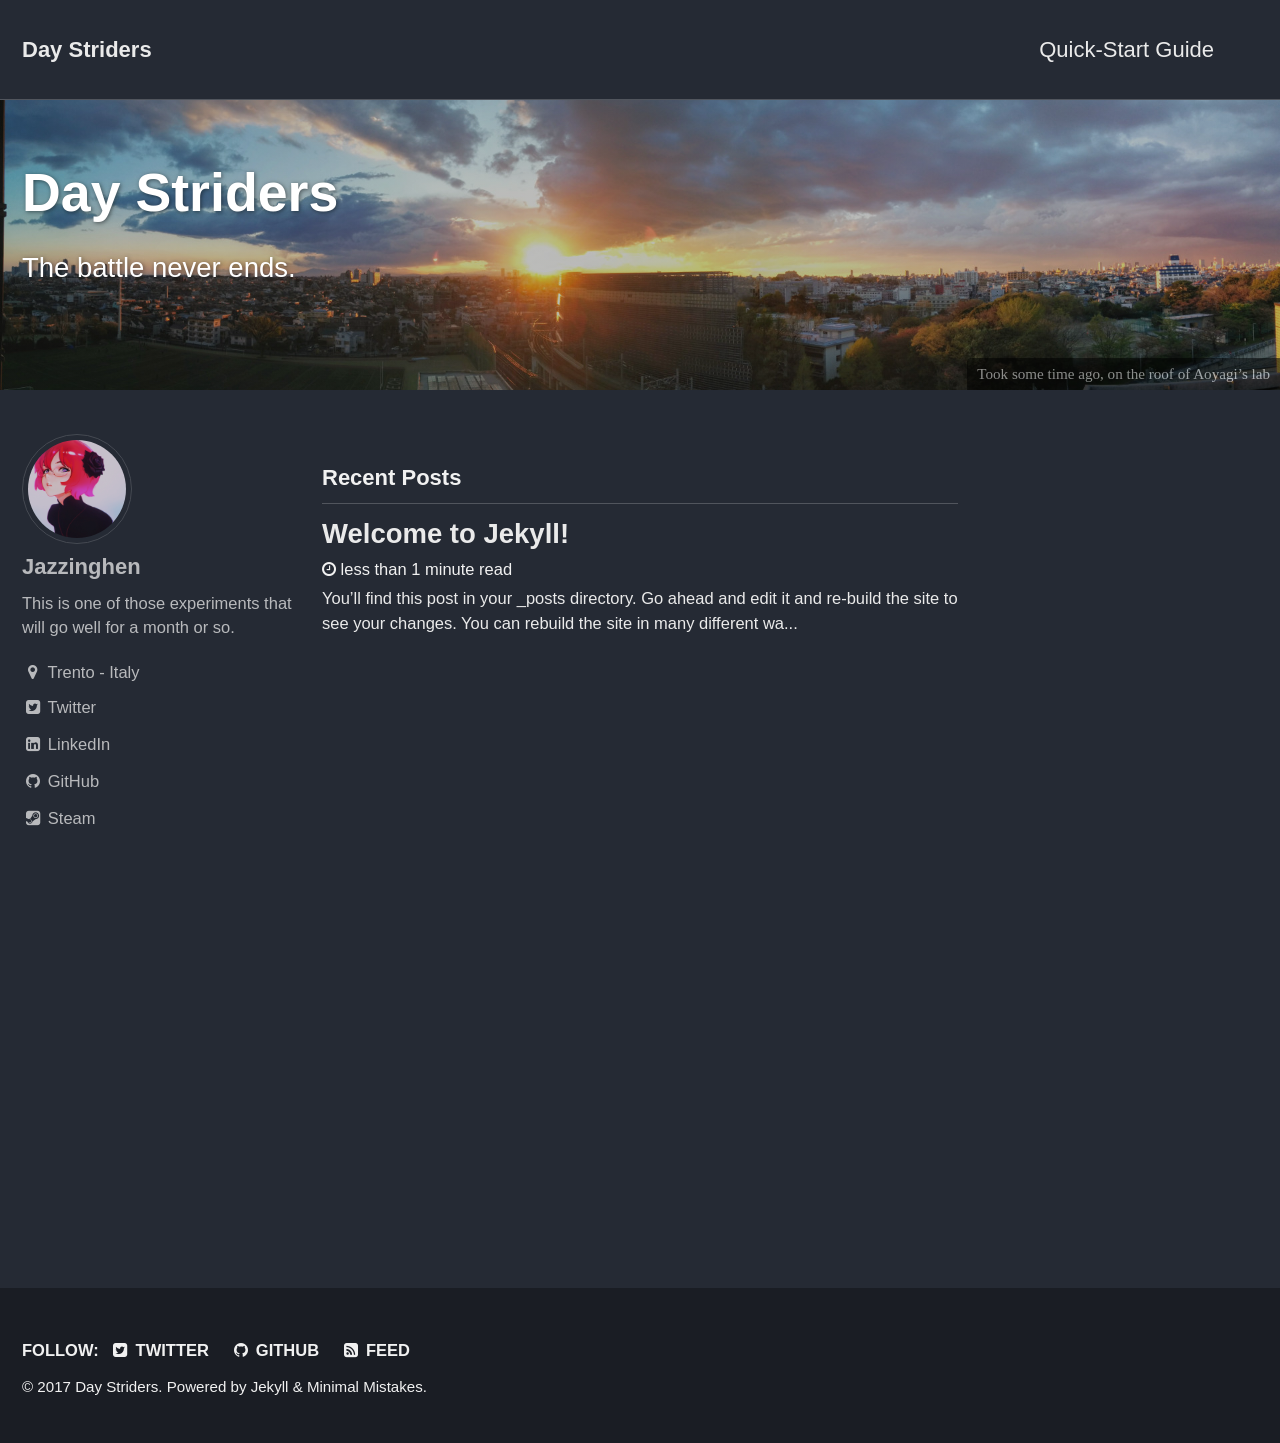
<file: index.html>
<!doctype html>
<!--
  Minimal Mistakes Jekyll Theme 4.6.0 by Michael Rose
  Copyright 2017 Michael Rose - mademistakes.com | @mmistakes
  Free for personal and commercial use under the MIT license
  https://github.com/mmistakes/minimal-mistakes/blob/master/LICENSE.txt
-->
<html lang="en" class="no-js">
  <head>
    <meta charset="utf-8">

<!-- begin SEO -->









<title>Day Striders</title>




<meta name="description" content="The battle never ends.">




<meta name="author" content="Jazzinghen">

<meta property="og:locale" content="en">
<meta property="og:site_name" content="Day Striders">
<meta property="og:title" content="Day Striders">


  <link rel="canonical" href="https://jazzinghen.github.io//">
  <meta property="og:url" content="https://jazzinghen.github.io//">



  <meta property="og:description" content="The battle never ends.">



  <meta name="twitter:site" content="@jazzinghen">
  <meta name="twitter:title" content="Day Striders">
  <meta name="twitter:description" content="The battle never ends.">
  <meta name="twitter:url" content="https://jazzinghen.github.io//">

  
    <meta name="twitter:card" content="summary">
    
  

  
    <meta name="twitter:creator" content="@Jazzinghen">
  





  <meta property="og:image" content="https://jazzinghen.github.io//assets/images/home_header.jpg">















<!-- end SEO -->


<link href="https://jazzinghen.github.io//feed.xml" type="application/atom+xml" rel="alternate" title="Day Striders Feed">

<!-- http://t.co/dKP3o1e -->
<meta name="HandheldFriendly" content="True">
<meta name="MobileOptimized" content="320">
<meta name="viewport" content="width=device-width, initial-scale=1.0">

<script>
  document.documentElement.className = document.documentElement.className.replace(/\bno-js\b/g, '') + ' js ';
</script>

<!-- For all browsers -->
<link rel="stylesheet" href="https://jazzinghen.github.io//assets/css/main.css">

<!--[if lte IE 9]>
  <style>
    /* old IE unsupported flexbox fixes */
    .greedy-nav .site-title {
      padding-right: 3em;
    }
    .greedy-nav button {
      position: absolute;
      top: 0;
      right: 0;
      height: 100%;
    }
  </style>
<![endif]-->


    <!-- start custom head snippets -->

<!-- insert favicons. use http://realfavicongenerator.net/ -->

<!-- end custom head snippets -->
  </head>

  <body class="layout--home">

    <!--[if lt IE 9]>
<div class="notice--danger align-center" style="margin: 0;">You are using an <strong>outdated</strong> browser. Please <a href="http://browsehappy.com/">upgrade your browser</a> to improve your experience.</div>
<![endif]-->
    <div class="masthead">
  <div class="masthead__inner-wrap">
    <div class="masthead__menu">
      <nav id="site-nav" class="greedy-nav">
        <a class="site-title" href="https://jazzinghen.github.io//">Day Striders</a>
        <ul class="visible-links">
          
            
            <li class="masthead__menu-item"><a href="https://mmistakes.github.io/minimal-mistakes/docs/quick-start-guide/">Quick-Start Guide</a></li>
          
        </ul>
        <button><div class="navicon"></div></button>
        <ul class="hidden-links hidden"></ul>
      </nav>
    </div>
  </div>
</div>

    
  











<div class="page__hero--overlay"
  style=" background-image: linear-gradient(rgba(39, 40, 34, 0.3), rgba(39, 40, 34, 0.3)), url('https://jazzinghen.github.io//assets/images/home_header.jpg');"
>
  
    <div class="wrapper">
      <h1 class="page__title" itemprop="headline">
        
          Day Striders

        
      </h1>
      
        <p class="page__lead">The battle never ends.
</p>
      
      
      
    </div>
  
  
    <span class="page__hero-caption">Took some time ago, on the roof of Aoyagi’s lab
</span>
  
</div>





<div id="main" role="main">
  
  <div class="sidebar sticky">
  

<div itemscope itemtype="http://schema.org/Person">

  
    <div class="author__avatar">
      
        <img src="https://jazzinghen.github.io//assets/images/avatar.jpg" class="author__avatar" alt="Jazzinghen" itemprop="image">
      
    </div>
  

  <div class="author__content">
    <h3 class="author__name" itemprop="name">Jazzinghen</h3>
    
      <p class="author__bio" itemprop="description">
        This is one of those experiments that will go well for a month or so.
      </p>
    
  </div>

  <div class="author__urls-wrapper">
    <button class="btn btn--inverse">Follow</button>
    <ul class="author__urls social-icons">
      
        <li itemprop="homeLocation" itemscope itemtype="http://schema.org/Place">
          <i class="fa fa-fw fa-map-marker" aria-hidden="true"></i> <span itemprop="name">Trento - Italy</span>
        </li>
      

      

      

      

      
        <li>
          <a href="https://twitter.com/jazzinghen" itemprop="sameAs">
            <i class="fa fa-fw fa-twitter-square" aria-hidden="true"></i> Twitter
          </a>
        </li>
      

      

      

      
        <li>
          <a href="https://www.linkedin.com/in/jazzinghen" itemprop="sameAs">
            <i class="fa fa-fw fa-linkedin-square" aria-hidden="true"></i> LinkedIn
          </a>
        </li>
      

      

      

      

      

      
        <li>
          <a href="https://github.com/Jazzinghen" itemprop="sameAs">
            <i class="fa fa-fw fa-github" aria-hidden="true"></i> GitHub
          </a>
        </li>
      

      

      

      

      

      

      

      
        <li>
          <a href="https://steamcommunity.com/id/Jazzinghen" itemprop="sameAs">
            <i class="fa fa-fw fa-steam-square" aria-hidden="true"></i> Steam
          </a>
        </li>
      

      

      

      

      

      

      

      <!--
  <li>
    <a href="http://link-to-whatever-social-network.com/user/" itemprop="sameAs">
      <i class="fa fa-fw" aria-hidden="true"></i> Custom Social Profile Link
    </a>
  </li>
-->
    </ul>
  </div>
</div>

  
  </div>


  <div class="archive">
    
    <h3 class="archive__subtitle">Recent Posts</h3>


  



<div class="list__item">
  <article class="archive__item" itemscope itemtype="http://schema.org/CreativeWork">
    
    <h2 class="archive__item-title" itemprop="headline">
      
        <a href="https://jazzinghen.github.io//jekyll/update/2017/10/10/welcome-to-jekyll.html" rel="permalink">Welcome to Jekyll!
</a>
      
    </h2>
    
      <p class="page__meta"><i class="fa fa-clock-o" aria-hidden="true"></i> 




  less than 1 minute read
</p>
    
    <p class="archive__item-excerpt" itemprop="description">You’ll find this post in your _posts directory. Go ahead and edit it and re-build the site to see your changes. You can rebuild the site in many different wa...</p>
  </article>
</div>





  </div>
</div>

    <div class="page__footer">
      <footer>
        <!-- start custom footer snippets -->

<!-- end custom footer snippets -->
        <div class="page__footer-follow">
  <ul class="social-icons">
    
      <li><strong>Follow:</strong></li>
    
    
      <li><a href="https://twitter.com/jazzinghen"><i class="fa fa-fw fa-twitter-square" aria-hidden="true"></i> Twitter</a></li>
    
    
    
      <li><a href="http://github.com/Jazzinghen"><i class="fa fa-fw fa-github" aria-hidden="true"></i> GitHub</a></li>
    
    
    
    <li><a href="https://jazzinghen.github.io//feed.xml"><i class="fa fa-fw fa-rss-square" aria-hidden="true"></i> Feed</a></li>
  </ul>
</div>

<div class="page__footer-copyright">&copy; 2017 Day Striders. Powered by <a href="http://jekyllrb.com" rel="nofollow">Jekyll</a> &amp; <a href="https://mademistakes.com/work/minimal-mistakes-jekyll-theme/" rel="nofollow">Minimal Mistakes</a>.</div>

      </footer>
    </div>

    
  <script src="https://jazzinghen.github.io//assets/js/main.min.js"></script>






  </body>
</html>
</file>
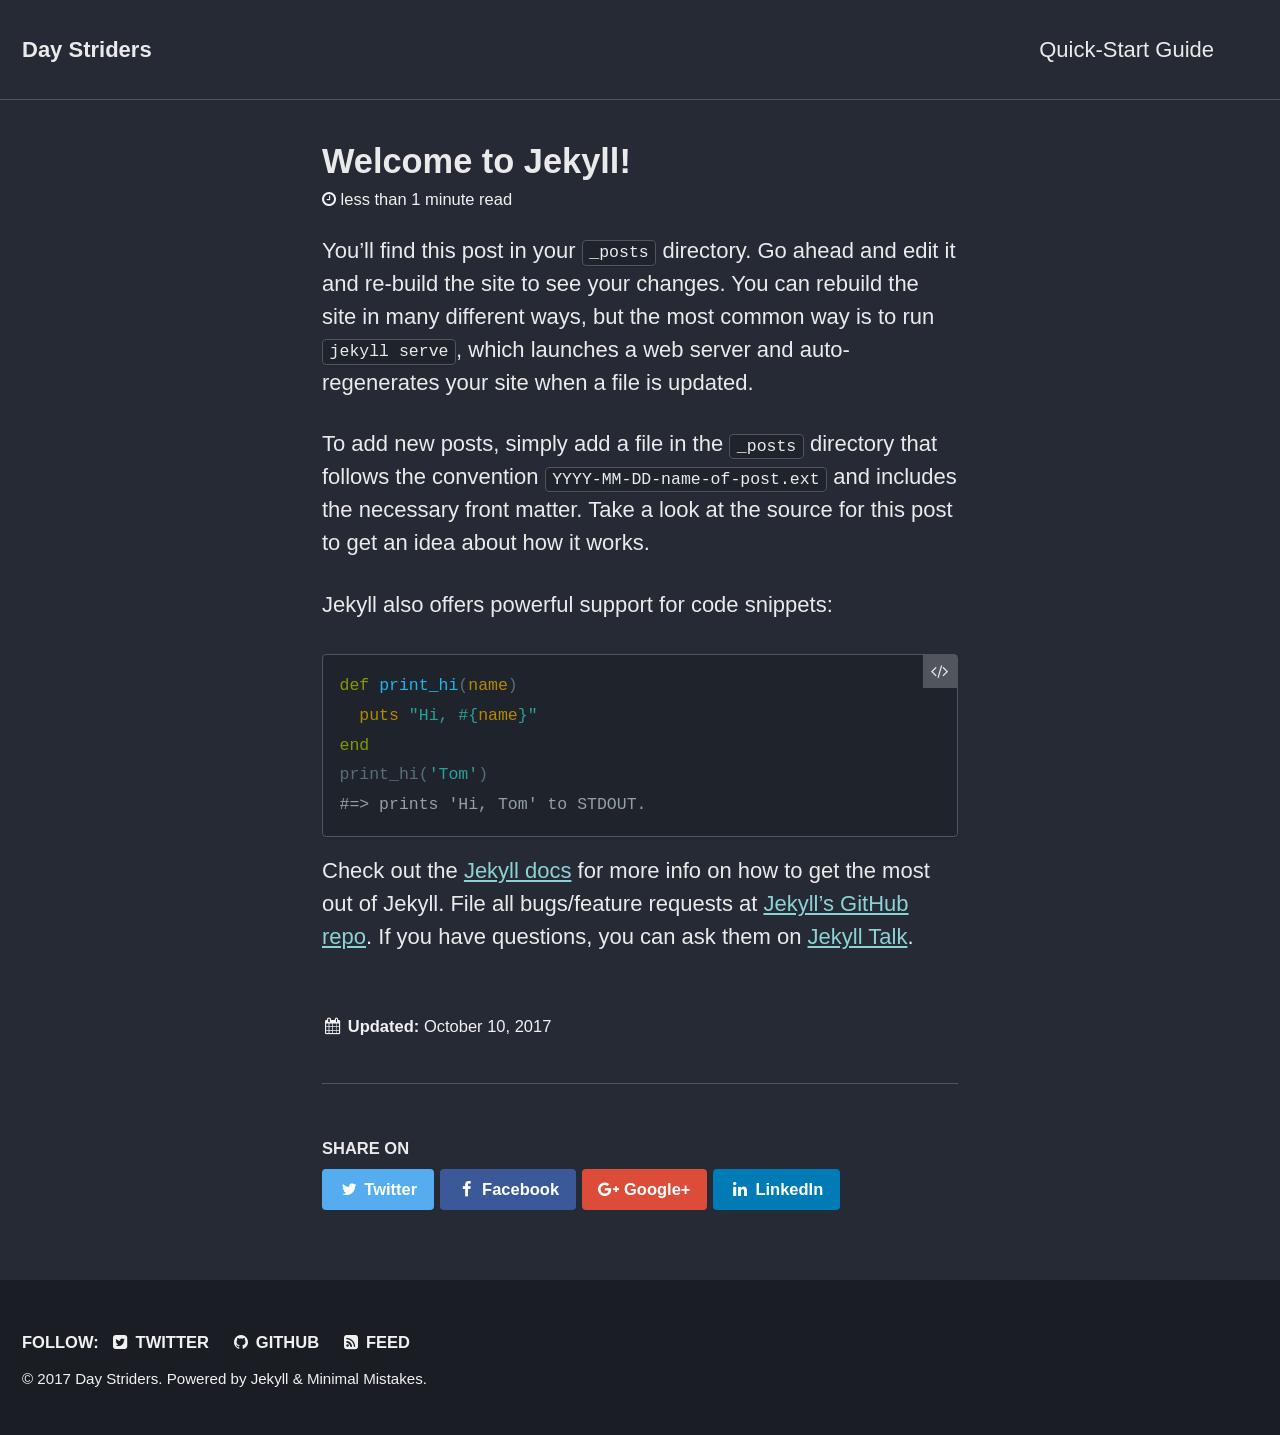
<file: jekyll/update/2017/10/10/welcome-to-jekyll.html>
<!doctype html>
<!--
  Minimal Mistakes Jekyll Theme 4.6.0 by Michael Rose
  Copyright 2017 Michael Rose - mademistakes.com | @mmistakes
  Free for personal and commercial use under the MIT license
  https://github.com/mmistakes/minimal-mistakes/blob/master/LICENSE.txt
-->
<html lang="en" class="no-js">
  <head>
    <meta charset="utf-8">

<!-- begin SEO -->









<title>Welcome to Jekyll!  Day Striders</title>




<meta name="description" content="You’ll find this post in your _posts directory. Go ahead and edit it and re-build the site to see your changes. You can rebuild the site in many different ways, but the most common way is to run jekyll serve, which launches a web server and auto-regenerates your site when a file is updated.">




<meta name="author" content="Jazzinghen">

<meta property="og:locale" content="en">
<meta property="og:site_name" content="Day Striders">
<meta property="og:title" content="Welcome to Jekyll!">


  <link rel="canonical" href="https://jazzinghen.github.io//jekyll/update/2017/10/10/welcome-to-jekyll.html">
  <meta property="og:url" content="https://jazzinghen.github.io//jekyll/update/2017/10/10/welcome-to-jekyll.html">



  <meta property="og:description" content="You’ll find this post in your _posts directory. Go ahead and edit it and re-build the site to see your changes. You can rebuild the site in many different ways, but the most common way is to run jekyll serve, which launches a web server and auto-regenerates your site when a file is updated.">



  <meta name="twitter:site" content="@jazzinghen">
  <meta name="twitter:title" content="Welcome to Jekyll!">
  <meta name="twitter:description" content="You’ll find this post in your _posts directory. Go ahead and edit it and re-build the site to see your changes. You can rebuild the site in many different ways, but the most common way is to run jekyll serve, which launches a web server and auto-regenerates your site when a file is updated.">
  <meta name="twitter:url" content="https://jazzinghen.github.io//jekyll/update/2017/10/10/welcome-to-jekyll.html">

  
    <meta name="twitter:card" content="summary">
    
  

  
    <meta name="twitter:creator" content="@Jazzinghen">
  







  <meta property="og:type" content="article">
  <meta property="article:published_time" content="2017-10-10T14:28:37+02:00">













<!-- end SEO -->


<link href="https://jazzinghen.github.io//feed.xml" type="application/atom+xml" rel="alternate" title="Day Striders Feed">

<!-- http://t.co/dKP3o1e -->
<meta name="HandheldFriendly" content="True">
<meta name="MobileOptimized" content="320">
<meta name="viewport" content="width=device-width, initial-scale=1.0">

<script>
  document.documentElement.className = document.documentElement.className.replace(/\bno-js\b/g, '') + ' js ';
</script>

<!-- For all browsers -->
<link rel="stylesheet" href="https://jazzinghen.github.io//assets/css/main.css">

<!--[if lte IE 9]>
  <style>
    /* old IE unsupported flexbox fixes */
    .greedy-nav .site-title {
      padding-right: 3em;
    }
    .greedy-nav button {
      position: absolute;
      top: 0;
      right: 0;
      height: 100%;
    }
  </style>
<![endif]-->


    <!-- start custom head snippets -->

<!-- insert favicons. use http://realfavicongenerator.net/ -->

<!-- end custom head snippets -->
  </head>

  <body class="layout--single">

    <!--[if lt IE 9]>
<div class="notice--danger align-center" style="margin: 0;">You are using an <strong>outdated</strong> browser. Please <a href="http://browsehappy.com/">upgrade your browser</a> to improve your experience.</div>
<![endif]-->
    <div class="masthead">
  <div class="masthead__inner-wrap">
    <div class="masthead__menu">
      <nav id="site-nav" class="greedy-nav">
        <a class="site-title" href="https://jazzinghen.github.io//">Day Striders</a>
        <ul class="visible-links">
          
            
            <li class="masthead__menu-item"><a href="https://mmistakes.github.io/minimal-mistakes/docs/quick-start-guide/">Quick-Start Guide</a></li>
          
        </ul>
        <button><div class="navicon"></div></button>
        <ul class="hidden-links hidden"></ul>
      </nav>
    </div>
  </div>
</div>

    



<div id="main" role="main">
  

  <article class="page" itemscope itemtype="http://schema.org/CreativeWork">
    <meta itemprop="headline" content="Welcome to Jekyll!">
    <meta itemprop="description" content="You’ll find this post in your _posts directory. Go ahead and edit it and re-build the site to see your changes. You can rebuild the site in many different ways, but the most common way is to run jekyll serve, which launches a web server and auto-regenerates your site when a file is updated.">
    <meta itemprop="datePublished" content="October 10, 2017">
    

    <div class="page__inner-wrap">
      
        <header>
          <h1 class="page__title" itemprop="headline">Welcome to Jekyll!
</h1>
          
            <p class="page__meta"><i class="fa fa-clock-o" aria-hidden="true"></i> 




  less than 1 minute read
</p>
          
        </header>
      

      <section class="page__content" itemprop="text">
        <p>You’ll find this post in your <code class="highlighter-rouge">_posts</code> directory. Go ahead and edit it and re-build the site to see your changes. You can rebuild the site in many different ways, but the most common way is to run <code class="highlighter-rouge">jekyll serve</code>, which launches a web server and auto-regenerates your site when a file is updated.</p>

<p>To add new posts, simply add a file in the <code class="highlighter-rouge">_posts</code> directory that follows the convention <code class="highlighter-rouge">YYYY-MM-DD-name-of-post.ext</code> and includes the necessary front matter. Take a look at the source for this post to get an idea about how it works.</p>

<p>Jekyll also offers powerful support for code snippets:</p>

<figure class="highlight"><pre><code class="language-ruby" data-lang="ruby"><span class="k">def</span> <span class="nf">print_hi</span><span class="p">(</span><span class="nb">name</span><span class="p">)</span>
  <span class="nb">puts</span> <span class="s2">"Hi, </span><span class="si">#{</span><span class="nb">name</span><span class="si">}</span><span class="s2">"</span>
<span class="k">end</span>
<span class="n">print_hi</span><span class="p">(</span><span class="s1">'Tom'</span><span class="p">)</span>
<span class="c1">#=&gt; prints 'Hi, Tom' to STDOUT.</span></code></pre></figure>

<p>Check out the <a href="https://jekyllrb.com/docs/home">Jekyll docs</a> for more info on how to get the most out of Jekyll. File all bugs/feature requests at <a href="https://github.com/jekyll/jekyll">Jekyll’s GitHub repo</a>. If you have questions, you can ask them on <a href="https://talk.jekyllrb.com/">Jekyll Talk</a>.</p>


        
      </section>

      <footer class="page__meta">
        
        


        
          <p class="page__date"><strong><i class="fa fa-fw fa-calendar" aria-hidden="true"></i> Updated:</strong> <time datetime="2017-10-10T14:28:37+02:00">October 10, 2017</time></p>
        
      </footer>

      <section class="page__share">
  
    <h4 class="page__share-title">Share on</h4>
  

  <a href="https://twitter.com/intent/tweet?via=jazzinghen&text=Welcome+to+Jekyll%21%20https%3A%2F%2Fjazzinghen.github.io%2F%2Fjekyll%2Fupdate%2F2017%2F10%2F10%2Fwelcome-to-jekyll.html" class="btn btn--twitter" title="Share on Twitter"><i class="fa fa-fw fa-twitter" aria-hidden="true"></i><span> Twitter</span></a>

  <a href="https://www.facebook.com/sharer/sharer.php?u=https%3A%2F%2Fjazzinghen.github.io%2F%2Fjekyll%2Fupdate%2F2017%2F10%2F10%2Fwelcome-to-jekyll.html" class="btn btn--facebook" title="Share on Facebook"><i class="fa fa-fw fa-facebook" aria-hidden="true"></i><span> Facebook</span></a>

  <a href="https://plus.google.com/share?url=https%3A%2F%2Fjazzinghen.github.io%2F%2Fjekyll%2Fupdate%2F2017%2F10%2F10%2Fwelcome-to-jekyll.html" class="btn btn--google-plus" title="Share on Google Plus"><i class="fa fa-fw fa-google-plus" aria-hidden="true"></i><span> Google+</span></a>

  <a href="https://www.linkedin.com/shareArticle?mini=true&url=https%3A%2F%2Fjazzinghen.github.io%2F%2Fjekyll%2Fupdate%2F2017%2F10%2F10%2Fwelcome-to-jekyll.html" class="btn btn--linkedin" title="Share on LinkedIn"><i class="fa fa-fw fa-linkedin" aria-hidden="true"></i><span> LinkedIn</span></a>
</section>


      
    </div>

    
  </article>

  
  
</div>


    <div class="page__footer">
      <footer>
        <!-- start custom footer snippets -->

<!-- end custom footer snippets -->
        <div class="page__footer-follow">
  <ul class="social-icons">
    
      <li><strong>Follow:</strong></li>
    
    
      <li><a href="https://twitter.com/jazzinghen"><i class="fa fa-fw fa-twitter-square" aria-hidden="true"></i> Twitter</a></li>
    
    
    
      <li><a href="http://github.com/Jazzinghen"><i class="fa fa-fw fa-github" aria-hidden="true"></i> GitHub</a></li>
    
    
    
    <li><a href="https://jazzinghen.github.io//feed.xml"><i class="fa fa-fw fa-rss-square" aria-hidden="true"></i> Feed</a></li>
  </ul>
</div>

<div class="page__footer-copyright">&copy; 2017 Day Striders. Powered by <a href="http://jekyllrb.com" rel="nofollow">Jekyll</a> &amp; <a href="https://mademistakes.com/work/minimal-mistakes-jekyll-theme/" rel="nofollow">Minimal Mistakes</a>.</div>

      </footer>
    </div>

    
  <script src="https://jazzinghen.github.io//assets/js/main.min.js"></script>






  </body>
</html>
</file>
